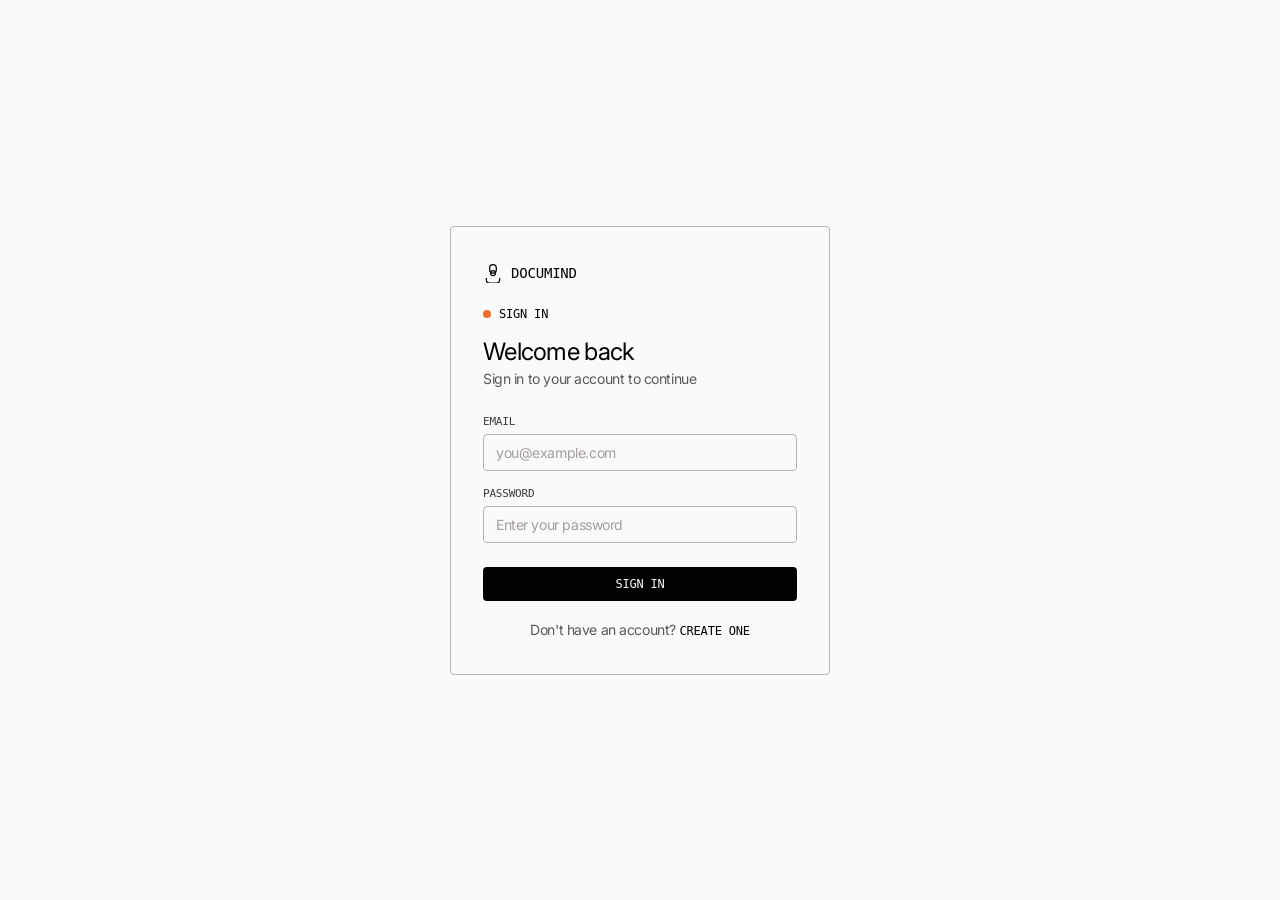
<file: src/main/resources/static/login.html>
<!DOCTYPE html>
<html lang="en">
<head>
    <meta charset="UTF-8">
    <meta name="viewport" content="width=device-width, initial-scale=1.0">
    <title>Sign In — DocuMind</title>
    <link rel="icon" type="image/svg+xml" href="/favicon.svg">
    <link rel="stylesheet" href="css/style.css">
    <style>
        body {
            display: flex;
            align-items: center;
            justify-content: center;
            background: var(--surface-paper);
            height: 100vh;
        }
        .auth-container {
            width: 380px;
            background: var(--surface-paper);
            border: 1px solid var(--color-pewter-rule);
            border-radius: var(--radius-md);
            padding: var(--spacing-36) var(--spacing-32);
        }
        .auth-container .dot-indicator {
            display: flex;
            align-items: center;
            gap: var(--spacing-8);
            margin-bottom: var(--spacing-16);
        }
        .auth-container .dot {
            width: 8px;
            height: 8px;
            border-radius: 50%;
            background: var(--color-signal-orange);
            flex-shrink: 0;
        }
        .auth-container .dot-label {
            font-family: var(--font-geist-mono);
            font-size: 12px;
            letter-spacing: -0.2px;
            text-transform: uppercase;
            color: var(--color-ink);
        }
        .auth-container h1 {
            font-family: var(--font-geist);
            font-size: var(--text-heading-sm);
            font-weight: 400;
            letter-spacing: var(--tracking-heading-sm);
            color: var(--color-ink);
            margin-bottom: var(--spacing-4);
        }
        .auth-container .subtitle {
            font-size: var(--text-body-sm);
            letter-spacing: var(--tracking-body-sm);
            color: var(--color-iron-caption);
            margin-bottom: var(--spacing-28);
        }
        .form-group {
            margin-bottom: var(--spacing-16);
        }
        .form-group label {
            display: block;
            font-family: var(--font-geist-mono);
            font-size: 11px;
            letter-spacing: -0.2px;
            text-transform: uppercase;
            color: var(--color-graphite-body);
            margin-bottom: var(--spacing-6);
        }
        .form-group input {
            width: 100%;
            padding: 9px 12px;
            border: 1px solid var(--color-pewter-rule);
            border-radius: var(--radius-md);
            font-family: var(--font-geist);
            font-size: var(--text-body-sm);
            letter-spacing: var(--tracking-body-sm);
            outline: none;
            transition: border-color 0.2s;
            box-sizing: border-box;
            color: var(--color-ink);
            background: var(--surface-paper);
        }
        .form-group input::placeholder {
            color: var(--color-stone-mid);
        }
        .form-group input:focus {
            border-color: var(--color-ink);
        }
        .btn-primary {
            width: 100%;
            padding: 10px;
            background: var(--surface-inverse);
            color: var(--surface-paper);
            border: none;
            border-radius: var(--radius-md);
            font-family: var(--font-geist-mono);
            font-size: 12px;
            letter-spacing: -0.2px;
            text-transform: uppercase;
            cursor: pointer;
            transition: background 0.2s;
            margin-top: var(--spacing-8);
        }
        .btn-primary:hover { background: var(--color-carbon); }
        .btn-primary:disabled { background: var(--color-stone-mid); cursor: not-allowed; }
        .auth-footer {
            text-align: center;
            margin-top: var(--spacing-20);
            font-size: var(--text-body-sm);
            letter-spacing: var(--tracking-body-sm);
            color: var(--color-iron-caption);
        }
        .auth-footer a {
            color: var(--color-ink);
            text-decoration: none;
            font-family: var(--font-geist-mono);
            font-size: 12px;
            letter-spacing: -0.2px;
            text-transform: uppercase;
        }
        .auth-footer a:hover {
            text-decoration: underline;
        }
        .error-msg {
            border: 1px solid var(--color-ember-edge);
            color: var(--color-ember-edge);
            padding: var(--spacing-10) var(--spacing-12);
            border-radius: var(--radius-md);
            font-size: var(--text-body-sm);
            letter-spacing: var(--tracking-body-sm);
            margin-bottom: var(--spacing-16);
            display: none;
            background: rgba(209,80,16,0.04);
        }
        .error-msg.show { display: block; }
        .logo-mark {
            font-family: var(--font-geist-mono);
            font-size: 14px;
            letter-spacing: -0.2px;
            color: var(--color-ink);
            margin-bottom: var(--spacing-24);
            display: flex;
            align-items: center;
            gap: var(--spacing-8);
        }
        .logo-mark svg {
            width: 20px;
            height: 20px;
        }
    </style>
</head>
<body>
    <div class="auth-container">
        <div class="logo-mark">
            <svg viewBox="0 0 24 24" fill="none" stroke="currentColor" stroke-width="1.5">
                <path d="M12 2a4 4 0 014 4v2a4 4 0 01-8 0V6a4 4 0 014-4z"/>
                <path d="M20 18v2a4 4 0 01-4 4H8a4 4 0 01-4-4v-2"/>
                <circle cx="12" cy="12" r="3"/>
            </svg>
            DOCUMIND
        </div>

        <div class="dot-indicator">
            <span class="dot"></span>
            <span class="dot-label">Sign In</span>
        </div>

        <h1>Welcome back</h1>
        <p class="subtitle">Sign in to your account to continue</p>

        <div class="error-msg" id="errorMsg"></div>

        <form id="loginForm" autocomplete="off">
            <div class="form-group">
                <label for="email">Email</label>
                <input type="email" id="email" placeholder="you@example.com" required>
            </div>
            <div class="form-group">
                <label for="password">Password</label>
                <input type="password" id="password" placeholder="Enter your password" required>
            </div>
            <button type="submit" class="btn-primary" id="loginBtn">Sign In</button>
        </form>

        <div class="auth-footer">
            Don't have an account? <a href="/signup.html">Create one</a>
        </div>
    </div>

    <script>
        document.getElementById('loginForm').addEventListener('submit', async (e) => {
            e.preventDefault();
            const btn = document.getElementById('loginBtn');
            const errorEl = document.getElementById('errorMsg');
            btn.disabled = true;
            btn.textContent = 'Signing in...';
            errorEl.classList.remove('show');

            try {
                const res = await fetch('/api/auth/login', {
                    method: 'POST',
                    headers: { 'Content-Type': 'application/json' },
                    body: JSON.stringify({
                        email: document.getElementById('email').value,
                        password: document.getElementById('password').value
                    })
                });

                if (!res.ok) {
                    const err = await res.json();
                    throw new Error(err.message || 'Login failed');
                }

                const data = await res.json();
                localStorage.setItem('rag_chatbot_token', data.token);
                localStorage.setItem('rag_chatbot_user', JSON.stringify({ email: data.email, name: data.name }));
                window.location.href = '/';
            } catch (err) {
                errorEl.textContent = err.message;
                errorEl.classList.add('show');
            } finally {
                btn.disabled = false;
                btn.textContent = 'Sign In';
            }
        });
    </script>
</body>
</html>
</file>
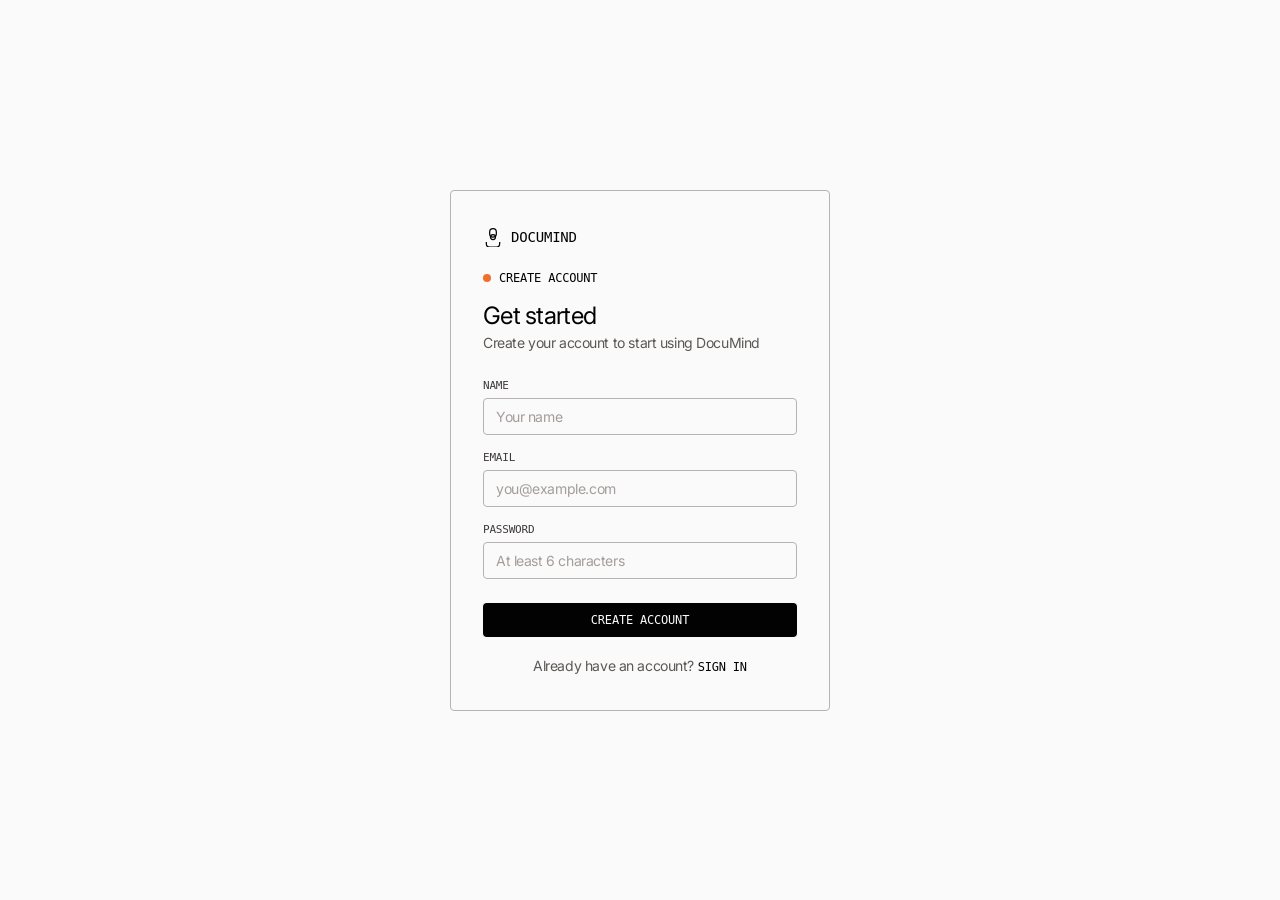
<file: src/main/resources/static/signup.html>
<!DOCTYPE html>
<html lang="en">
<head>
    <meta charset="UTF-8">
    <meta name="viewport" content="width=device-width, initial-scale=1.0">
    <title>Create Account — DocuMind</title>
    <link rel="icon" type="image/svg+xml" href="/favicon.svg">
    <link rel="stylesheet" href="css/style.css">
    <style>
        body {
            display: flex;
            align-items: center;
            justify-content: center;
            background: var(--surface-paper);
            height: 100vh;
        }
        .auth-container {
            width: 380px;
            background: var(--surface-paper);
            border: 1px solid var(--color-pewter-rule);
            border-radius: var(--radius-md);
            padding: var(--spacing-36) var(--spacing-32);
        }
        .auth-container .dot-indicator {
            display: flex;
            align-items: center;
            gap: var(--spacing-8);
            margin-bottom: var(--spacing-16);
        }
        .auth-container .dot {
            width: 8px;
            height: 8px;
            border-radius: 50%;
            background: var(--color-signal-orange);
            flex-shrink: 0;
        }
        .auth-container .dot-label {
            font-family: var(--font-geist-mono);
            font-size: 12px;
            letter-spacing: -0.2px;
            text-transform: uppercase;
            color: var(--color-ink);
        }
        .auth-container h1 {
            font-family: var(--font-geist);
            font-size: var(--text-heading-sm);
            font-weight: 400;
            letter-spacing: var(--tracking-heading-sm);
            color: var(--color-ink);
            margin-bottom: var(--spacing-4);
        }
        .auth-container .subtitle {
            font-size: var(--text-body-sm);
            letter-spacing: var(--tracking-body-sm);
            color: var(--color-iron-caption);
            margin-bottom: var(--spacing-28);
        }
        .form-group {
            margin-bottom: var(--spacing-16);
        }
        .form-group label {
            display: block;
            font-family: var(--font-geist-mono);
            font-size: 11px;
            letter-spacing: -0.2px;
            text-transform: uppercase;
            color: var(--color-graphite-body);
            margin-bottom: var(--spacing-6);
        }
        .form-group input {
            width: 100%;
            padding: 9px 12px;
            border: 1px solid var(--color-pewter-rule);
            border-radius: var(--radius-md);
            font-family: var(--font-geist);
            font-size: var(--text-body-sm);
            letter-spacing: var(--tracking-body-sm);
            outline: none;
            transition: border-color 0.2s;
            box-sizing: border-box;
            color: var(--color-ink);
            background: var(--surface-paper);
        }
        .form-group input::placeholder {
            color: var(--color-stone-mid);
        }
        .form-group input:focus {
            border-color: var(--color-ink);
        }
        .btn-primary {
            width: 100%;
            padding: 10px;
            background: var(--surface-inverse);
            color: var(--surface-paper);
            border: none;
            border-radius: var(--radius-md);
            font-family: var(--font-geist-mono);
            font-size: 12px;
            letter-spacing: -0.2px;
            text-transform: uppercase;
            cursor: pointer;
            transition: background 0.2s;
            margin-top: var(--spacing-8);
        }
        .btn-primary:hover { background: var(--color-carbon); }
        .btn-primary:disabled { background: var(--color-stone-mid); cursor: not-allowed; }
        .auth-footer {
            text-align: center;
            margin-top: var(--spacing-20);
            font-size: var(--text-body-sm);
            letter-spacing: var(--tracking-body-sm);
            color: var(--color-iron-caption);
        }
        .auth-footer a {
            color: var(--color-ink);
            text-decoration: none;
            font-family: var(--font-geist-mono);
            font-size: 12px;
            letter-spacing: -0.2px;
            text-transform: uppercase;
        }
        .auth-footer a:hover {
            text-decoration: underline;
        }
        .error-msg {
            border: 1px solid var(--color-ember-edge);
            color: var(--color-ember-edge);
            padding: var(--spacing-10) var(--spacing-12);
            border-radius: var(--radius-md);
            font-size: var(--text-body-sm);
            letter-spacing: var(--tracking-body-sm);
            margin-bottom: var(--spacing-16);
            display: none;
            background: rgba(209,80,16,0.04);
        }
        .error-msg.show { display: block; }
        .logo-mark {
            font-family: var(--font-geist-mono);
            font-size: 14px;
            letter-spacing: -0.2px;
            color: var(--color-ink);
            margin-bottom: var(--spacing-24);
            display: flex;
            align-items: center;
            gap: var(--spacing-8);
        }
        .logo-mark svg {
            width: 20px;
            height: 20px;
        }
    </style>
</head>
<body>
    <div class="auth-container">
        <div class="logo-mark">
            <svg viewBox="0 0 24 24" fill="none" stroke="currentColor" stroke-width="1.5">
                <path d="M12 2a4 4 0 014 4v2a4 4 0 01-8 0V6a4 4 0 014-4z"/>
                <path d="M20 18v2a4 4 0 01-4 4H8a4 4 0 01-4-4v-2"/>
                <circle cx="12" cy="12" r="3"/>
            </svg>
            DOCUMIND
        </div>

        <div class="dot-indicator">
            <span class="dot"></span>
            <span class="dot-label">Create Account</span>
        </div>

        <h1>Get started</h1>
        <p class="subtitle">Create your account to start using DocuMind</p>

        <div class="error-msg" id="errorMsg"></div>

        <form id="signupForm" autocomplete="off">
            <div class="form-group">
                <label for="name">Name</label>
                <input type="text" id="name" placeholder="Your name" required>
            </div>
            <div class="form-group">
                <label for="email">Email</label>
                <input type="email" id="email" placeholder="you@example.com" required>
            </div>
            <div class="form-group">
                <label for="password">Password</label>
                <input type="password" id="password" placeholder="At least 6 characters" minlength="6" required>
            </div>
            <button type="submit" class="btn-primary" id="signupBtn">Create Account</button>
        </form>

        <div class="auth-footer">
            Already have an account? <a href="/login.html">Sign in</a>
        </div>
    </div>

    <script>
        document.getElementById('signupForm').addEventListener('submit', async (e) => {
            e.preventDefault();
            const btn = document.getElementById('signupBtn');
            const errorEl = document.getElementById('errorMsg');
            btn.disabled = true;
            btn.textContent = 'Creating account...';
            errorEl.classList.remove('show');

            try {
                const res = await fetch('/api/auth/signup', {
                    method: 'POST',
                    headers: { 'Content-Type': 'application/json' },
                    body: JSON.stringify({
                        name: document.getElementById('name').value,
                        email: document.getElementById('email').value,
                        password: document.getElementById('password').value
                    })
                });

                if (!res.ok) {
                    const err = await res.json();
                    throw new Error(err.message || 'Signup failed');
                }

                const data = await res.json();
                localStorage.setItem('rag_chatbot_token', data.token);
                localStorage.setItem('rag_chatbot_user', JSON.stringify({ email: data.email, name: data.name }));
                window.location.href = '/';
            } catch (err) {
                errorEl.textContent = err.message;
                errorEl.classList.add('show');
            } finally {
                btn.disabled = false;
                btn.textContent = 'Create Account';
            }
        });
    </script>
</body>
</html>
</file>
<file: src/main/resources/static/css/style.css>
@import url('https://fonts.googleapis.com/css2?family=Inter:wght@400&display=swap');

:root {
  --color-paper-white: #fafafa;
  --color-frost-surface: #eeeeee;
  --color-ash-hairline: #d6d3d2;
  --color-pewter-rule: #b8b3b0;
  --color-stone-mid: #a49d9a;
  --color-granite-mute: #8a8380;
  --color-iron-caption: #5c5855;
  --color-graphite-body: #3d3a39;
  --color-obsidian: #1f1d1c;
  --color-carbon: #101010;
  --color-ink: #020202;
  --color-signal-orange: #ef6f2e;
  --color-ember-edge: #d15010;

  --font-geist: 'Inter', ui-sans-serif, system-ui, -apple-system, BlinkMacSystemFont, "Segoe UI", Roboto, sans-serif;
  --font-geist-mono: 'JetBrains Mono', ui-monospace, SFMono-Regular, Menlo, Monaco, Consolas, monospace;

  --text-caption: 12px;
  --leading-caption: 1.5;
  --tracking-caption: -0.24px;
  --text-body-sm: 14px;
  --leading-body-sm: 1.5;
  --tracking-body-sm: -0.42px;
  --text-body: 16px;
  --leading-body: 1.5;
  --tracking-body: -0.48px;
  --text-subheading: 18px;
  --leading-subheading: 1.5;
  --tracking-subheading: -0.54px;
  --text-heading-sm: 24px;
  --leading-heading-sm: 1.2;
  --tracking-heading-sm: -0.72px;
  --text-heading: 48px;
  --leading-heading: 1.2;
  --tracking-heading: -2.3px;

  --spacing-4: 4px;
  --spacing-6: 6px;
  --spacing-8: 8px;
  --spacing-10: 10px;
  --spacing-12: 12px;
  --spacing-14: 14px;
  --spacing-16: 16px;
  --spacing-20: 20px;
  --spacing-24: 24px;
  --spacing-28: 28px;
  --spacing-32: 32px;
  --spacing-36: 36px;
  --spacing-40: 40px;
  --spacing-48: 48px;

  --radius-md: 4px;
  --radius-lg: 8px;

  --surface-paper: #fafafa;
  --surface-frost: #eeeeee;
  --surface-inverse: #020202;
}

* {
  margin: 0;
  padding: 0;
  box-sizing: border-box;
}

body {
  font-family: var(--font-geist);
  font-weight: 400;
  background: var(--color-paper-white);
  color: var(--color-ink);
  height: 100vh;
  -webkit-font-smoothing: antialiased;
}

/* ───── APP LAYOUT ───── */
.app-container {
  display: flex;
  height: 100vh;
  max-width: 1400px;
  margin: 0 auto;
}

/* ───── SIDEBAR ───── */
.sidebar {
  width: 280px;
  min-width: 280px;
  background: var(--surface-inverse);
  display: flex;
  flex-direction: column;
  border-right: 1px solid var(--color-pewter-rule);
}

.sidebar-header {
  padding: var(--spacing-24) var(--spacing-20) var(--spacing-16);
  border-bottom: 1px solid rgba(255,255,255,0.08);
}

.sidebar-header .dot-indicator {
  display: flex;
  align-items: center;
  gap: var(--spacing-8);
  margin-bottom: var(--spacing-12);
}

.sidebar-header .dot {
  width: 8px;
  height: 8px;
  border-radius: 50%;
  background: var(--color-signal-orange);
  flex-shrink: 0;
}

.sidebar-header .dot-label {
  font-family: var(--font-geist-mono);
  font-size: 12px;
  letter-spacing: -0.2px;
  text-transform: uppercase;
  color: rgba(255,255,255,0.5);
}

.sidebar-header h1 {
  font-family: var(--font-geist-mono);
  font-size: 14px;
  font-weight: 400;
  letter-spacing: -0.2px;
  text-transform: uppercase;
  color: #fff;
  margin-bottom: var(--spacing-4);
}

.sidebar-header .subtitle {
  font-size: 12px;
  color: rgba(255,255,255,0.35);
  letter-spacing: -0.2px;
}

/* ───── UPLOAD SECTION ───── */
.upload-section {
  padding: var(--spacing-16) var(--spacing-20);
  border-bottom: 1px solid rgba(255,255,255,0.08);
}

.upload-section .section-label {
  font-family: var(--font-geist-mono);
  font-size: 11px;
  letter-spacing: -0.2px;
  text-transform: uppercase;
  color: rgba(255,255,255,0.4);
  margin-bottom: var(--spacing-10);
}

.upload-zone {
  border: 1px dashed rgba(255,255,255,0.2);
  border-radius: var(--radius-md);
  padding: var(--spacing-20) var(--spacing-16);
  text-align: center;
  cursor: pointer;
  transition: all 0.2s;
}

.upload-zone:hover {
  border-color: var(--color-signal-orange);
  background: rgba(239,111,46,0.06);
}

.upload-zone.dragover {
  border-color: var(--color-signal-orange);
  background: rgba(239,111,46,0.1);
}

.upload-zone .upload-icon {
  color: rgba(255,255,255,0.2);
  margin-bottom: var(--spacing-8);
}

.upload-zone p {
  font-size: var(--text-body-sm);
  letter-spacing: -0.42px;
  color: rgba(255,255,255,0.5);
}

.upload-zone .upload-hint {
  font-size: var(--text-caption);
  letter-spacing: -0.24px;
  color: rgba(255,255,255,0.25);
  margin-top: 2px;
}

.upload-status {
  display: flex;
  align-items: center;
  gap: var(--spacing-10);
  padding: var(--spacing-10) var(--spacing-12);
  background: rgba(239,111,46,0.1);
  border-radius: var(--radius-md);
  margin-top: var(--spacing-12);
}

.upload-status .status-icon {
  color: var(--color-signal-orange);
  flex-shrink: 0;
}

.status-text span {
  font-size: 13px;
  letter-spacing: -0.2px;
  color: rgba(255,255,255,0.85);
  display: block;
}

.status-text small {
  font-size: 11px;
  letter-spacing: -0.2px;
  color: rgba(255,255,255,0.4);
  margin-top: 2px;
  display: block;
}

.upload-progress {
  margin-top: var(--spacing-12);
}

.upload-progress .progress-bar {
  height: 3px;
  background: rgba(255,255,255,0.1);
  border-radius: 2px;
  overflow: hidden;
}

.upload-progress .progress-fill {
  height: 100%;
  width: 0%;
  background: var(--color-signal-orange);
  border-radius: 2px;
  transition: width 0.3s ease;
}

.upload-progress .progress-label {
  font-size: 10px;
  letter-spacing: -0.2px;
  color: rgba(255,255,255,0.3);
  margin-top: 4px;
  display: block;
}

/* ───── CONVERSATIONS ───── */
.conversations-section {
  padding: var(--spacing-12) var(--spacing-20) 0;
  border-bottom: 1px solid rgba(255,255,255,0.08);
}

.conversations-section .section-label {
  font-family: var(--font-geist-mono);
  font-size: 11px;
  letter-spacing: -0.2px;
  text-transform: uppercase;
  color: rgba(255,255,255,0.4);
  margin-bottom: var(--spacing-8);
}

.new-chat-btn {
  display: flex;
  align-items: center;
  gap: var(--spacing-6);
  width: 100%;
  padding: var(--spacing-6) var(--spacing-10);
  background: rgba(255,255,255,0.06);
  border: 1px solid rgba(255,255,255,0.08);
  border-radius: var(--radius-md);
  color: rgba(255,255,255,0.6);
  font-family: var(--font-geist);
  font-size: 13px;
  letter-spacing: -0.2px;
  cursor: pointer;
  transition: all 0.2s;
  margin-bottom: var(--spacing-8);
}

.new-chat-btn:hover {
  background: rgba(255,255,255,0.1);
  color: rgba(255,255,255,0.85);
}

.conversation-list {
  max-height: 180px;
  overflow-y: auto;
  margin-bottom: var(--spacing-8);
}

.conversation-list .empty-state {
  font-size: 12px;
  letter-spacing: -0.2px;
  color: rgba(255,255,255,0.2);
  text-align: center;
  padding: var(--spacing-8) 0;
}

.conversation-item {
  display: flex;
  align-items: center;
  gap: var(--spacing-8);
  padding: var(--spacing-6) var(--spacing-10);
  border-radius: var(--radius-md);
  cursor: pointer;
  font-size: 13px;
  letter-spacing: -0.2px;
  color: rgba(255,255,255,0.5);
  transition: all 0.15s;
  margin-bottom: 2px;
}

.conversation-item:hover {
  background: rgba(255,255,255,0.06);
  color: rgba(255,255,255,0.75);
}

.conversation-item.active {
  background: rgba(239,111,46,0.1);
  color: var(--color-signal-orange);
}

.conversation-item .conv-icon {
  flex-shrink: 0;
  color: rgba(255,255,255,0.2);
}

.conversation-item.active .conv-icon {
  color: var(--color-signal-orange);
}

.conversation-item .conv-title {
  flex: 1;
  overflow: hidden;
  text-overflow: ellipsis;
  white-space: nowrap;
}

.conversation-item .conv-delete {
  background: none;
  border: none;
  color: rgba(255,255,255,0.15);
  cursor: pointer;
  padding: 2px;
  border-radius: 2px;
  display: flex;
  align-items: center;
  transition: all 0.15s;
  flex-shrink: 0;
  opacity: 0;
}

.conversation-item:hover .conv-delete {
  opacity: 1;
}

.conversation-item .conv-delete:hover {
  color: var(--color-signal-orange);
}

/* ───── DOCUMENTS ───── */
.documents-section {
  padding: var(--spacing-16) var(--spacing-20);
  flex: 1;
  overflow-y: auto;
}

.documents-section .section-label {
  font-family: var(--font-geist-mono);
  font-size: 11px;
  letter-spacing: -0.2px;
  text-transform: uppercase;
  color: rgba(255,255,255,0.4);
  margin-bottom: var(--spacing-10);
}

.document-list .empty-state {
  font-size: 13px;
  letter-spacing: -0.2px;
  color: rgba(255,255,255,0.2);
  text-align: center;
  padding: var(--spacing-16) 0;
  font-family: var(--font-geist-mono);
}

.document-item {
  display: flex;
  align-items: center;
  gap: var(--spacing-10);
  padding: var(--spacing-8) var(--spacing-12);
  border: 1px solid rgba(255,255,255,0.06);
  border-radius: var(--radius-md);
  margin-bottom: var(--spacing-6);
  font-size: 13px;
  letter-spacing: -0.2px;
  color: rgba(255,255,255,0.7);
}

.document-item .doc-icon {
  color: rgba(255,255,255,0.25);
  flex-shrink: 0;
}

.document-item .doc-name {
  flex: 1;
  overflow: hidden;
  text-overflow: ellipsis;
  white-space: nowrap;
}

.document-item .doc-chunks {
  font-family: var(--font-geist-mono);
  font-size: 11px;
  letter-spacing: -0.2px;
  color: rgba(255,255,255,0.3);
}

.doc-delete {
  background: none;
  border: none;
  color: rgba(255,255,255,0.2);
  cursor: pointer;
  padding: 4px;
  border-radius: var(--radius-md);
  display: flex;
  align-items: center;
  justify-content: center;
  transition: all 0.2s;
  flex-shrink: 0;
}

.doc-delete:hover {
  color: var(--color-signal-orange);
  background: rgba(239,111,46,0.1);
}

/* ───── USER SECTION ───── */
.user-section {
  padding: var(--spacing-12) var(--spacing-20);
  border-top: 1px solid rgba(255,255,255,0.08);
  display: flex;
  align-items: center;
  justify-content: space-between;
}

.user-info {
  display: flex;
  align-items: center;
  gap: var(--spacing-10);
  overflow: hidden;
}

.user-avatar {
  width: 28px;
  height: 28px;
  border-radius: var(--radius-md);
  background: var(--color-signal-orange);
  color: #fff;
  display: flex;
  align-items: center;
  justify-content: center;
  font-family: var(--font-geist-mono);
  font-size: 11px;
  letter-spacing: -0.2px;
  flex-shrink: 0;
}

.user-name {
  font-size: 13px;
  letter-spacing: -0.2px;
  color: rgba(255,255,255,0.7);
  overflow: hidden;
  text-overflow: ellipsis;
  white-space: nowrap;
}

.logout-btn {
  background: none;
  border: 1px solid rgba(255,255,255,0.1);
  color: rgba(255,255,255,0.4);
  border-radius: var(--radius-md);
  padding: 5px 8px;
  cursor: pointer;
  display: flex;
  align-items: center;
  gap: 5px;
  font-family: var(--font-geist-mono);
  font-size: 11px;
  letter-spacing: -0.2px;
  transition: all 0.2s;
}

.logout-btn:hover {
  border-color: rgba(255,255,255,0.25);
  color: rgba(255,255,255,0.7);
}

/* ───── CHAT AREA ───── */
.chat-area {
  flex: 1;
  display: flex;
  flex-direction: column;
  min-width: 0;
  background: var(--surface-paper);
}

.chat-header {
  padding: var(--spacing-20) var(--spacing-28);
  border-bottom: 1px solid var(--color-pewter-rule);
}

.chat-header .dot-indicator {
  display: flex;
  align-items: center;
  gap: var(--spacing-8);
  margin-bottom: var(--spacing-8);
}

.chat-header .dot {
  width: 8px;
  height: 8px;
  border-radius: 50%;
  background: var(--color-signal-orange);
  flex-shrink: 0;
}

.chat-header .dot-label {
  font-family: var(--font-geist-mono);
  font-size: 11px;
  letter-spacing: -0.2px;
  text-transform: uppercase;
  color: var(--color-iron-caption);
}

.chat-header h2 {
  font-family: var(--font-geist);
  font-size: var(--text-heading-sm);
  font-weight: 400;
  letter-spacing: var(--tracking-heading-sm);
  color: var(--color-ink);
  margin-bottom: 2px;
}

.chat-header p {
  font-size: var(--text-body-sm);
  letter-spacing: var(--tracking-body-sm);
  color: var(--color-iron-caption);
}

/* ───── MESSAGES ───── */
.messages {
  flex: 1;
  overflow-y: auto;
  padding: var(--spacing-24) var(--spacing-28);
  display: flex;
  flex-direction: column;
  gap: var(--spacing-20);
}

.message {
  display: flex;
  gap: var(--spacing-12);
  max-width: 80%;
  animation: fadeIn 0.3s ease;
}

.message.user {
  align-self: flex-end;
  flex-direction: row-reverse;
}

@keyframes fadeIn {
  from { opacity: 0; transform: translateY(4px); }
  to { opacity: 1; transform: translateY(0); }
}

.avatar {
  width: 32px;
  height: 32px;
  border-radius: var(--radius-md);
  display: flex;
  align-items: center;
  justify-content: center;
  flex-shrink: 0;
}

.avatar.bot {
  background: var(--surface-inverse);
  color: #fff;
}

.avatar.user {
  background: var(--color-signal-orange);
  color: #fff;
}

.bubble {
  background: var(--surface-frost);
  border: 1px solid var(--color-pewter-rule);
  border-radius: var(--radius-md);
  padding: var(--spacing-12) var(--spacing-16);
  font-size: var(--text-body-sm);
  line-height: var(--leading-body-sm);
  letter-spacing: var(--tracking-body-sm);
}

.message.user .bubble {
  background: var(--surface-inverse);
  border-color: var(--color-carbon);
  color: #fff;
}

.message.user .bubble p {
  color: rgba(255,255,255,0.9);
}

.bubble p {
  margin-bottom: 4px;
  color: var(--color-graphite-body);
}

.bubble p:last-child {
  margin-bottom: 0;
}

.bubble .sources {
  margin-top: var(--spacing-12);
  padding-top: var(--spacing-10);
  border-top: 1px solid var(--color-ash-hairline);
}

.bubble .sources summary {
  cursor: pointer;
  font-family: var(--font-geist-mono);
  font-size: 11px;
  letter-spacing: -0.2px;
  color: var(--color-iron-caption);
  text-transform: uppercase;
}

.bubble .sources .source-item {
  padding: 6px 0;
  font-size: 12px;
  letter-spacing: -0.2px;
  color: var(--color-graphite-body);
}

.bubble .sources .source-item .source-score {
  font-family: var(--font-geist-mono);
  font-size: 11px;
  letter-spacing: -0.2px;
  color: var(--color-stone-mid);
}

.bubble .thinking {
  display: flex;
  gap: 5px;
  padding: 6px 0;
}

.bubble .thinking span {
  width: 6px;
  height: 6px;
  background: var(--color-stone-mid);
  border-radius: 50%;
  animation: bounce 1.4s infinite ease-in-out both;
}

.bubble .thinking span:nth-child(1) { animation-delay: -0.32s; }
.bubble .thinking span:nth-child(2) { animation-delay: -0.16s; }

@keyframes bounce {
  0%, 80%, 100% { transform: scale(0); }
  40% { transform: scale(1); }
}

.message.welcome .bubble {
  border-color: var(--color-ash-hairline);
  border-style: dashed;
}

.message.welcome .bubble p {
  color: var(--color-iron-caption);
  font-style: italic;
}

/* ───── INPUT AREA ───── */
.input-area {
  padding: var(--spacing-16) var(--spacing-28) var(--spacing-24);
  border-top: 1px solid var(--color-pewter-rule);
}

.input-area form {
  display: flex;
  gap: var(--spacing-8);
  border: 1px solid var(--color-pewter-rule);
  border-radius: var(--radius-md);
  padding: 3px;
  background: var(--surface-paper);
  transition: border-color 0.2s;
}

.input-area form:focus-within {
  border-color: var(--color-ink);
}

.input-area input {
  flex: 1;
  border: none;
  background: transparent;
  padding: 9px 12px;
  font-family: var(--font-geist);
  font-size: var(--text-body-sm);
  letter-spacing: var(--tracking-body-sm);
  outline: none;
  color: var(--color-ink);
}

.input-area input::placeholder {
  color: var(--color-stone-mid);
}

.input-area button {
  width: 36px;
  height: 36px;
  border: none;
  background: var(--surface-inverse);
  color: #fff;
  border-radius: var(--radius-md);
  cursor: pointer;
  display: flex;
  align-items: center;
  justify-content: center;
  transition: background 0.2s;
  flex-shrink: 0;
}

.input-area button:hover:not(:disabled) {
  background: var(--color-carbon);
}

.input-area button:disabled {
  background: var(--color-frost-surface);
  color: var(--color-stone-mid);
  cursor: not-allowed;
}

/* ───── SCROLLBAR ───── */
::-webkit-scrollbar {
  width: 4px;
}

::-webkit-scrollbar-track {
  background: transparent;
}

::-webkit-scrollbar-thumb {
  background: var(--color-ash-hairline);
  border-radius: 2px;
}

::-webkit-scrollbar-thumb:hover {
  background: var(--color-stone-mid);
}

/* ───── RESPONSIVE ───── */
@media (max-width: 768px) {
  .sidebar {
    width: 100%;
    min-width: unset;
    max-height: 35vh;
  }
  .app-container {
    flex-direction: column;
  }
  .messages, .input-area, .chat-header {
    padding-left: var(--spacing-16);
    padding-right: var(--spacing-16);
  }
}
</file>
